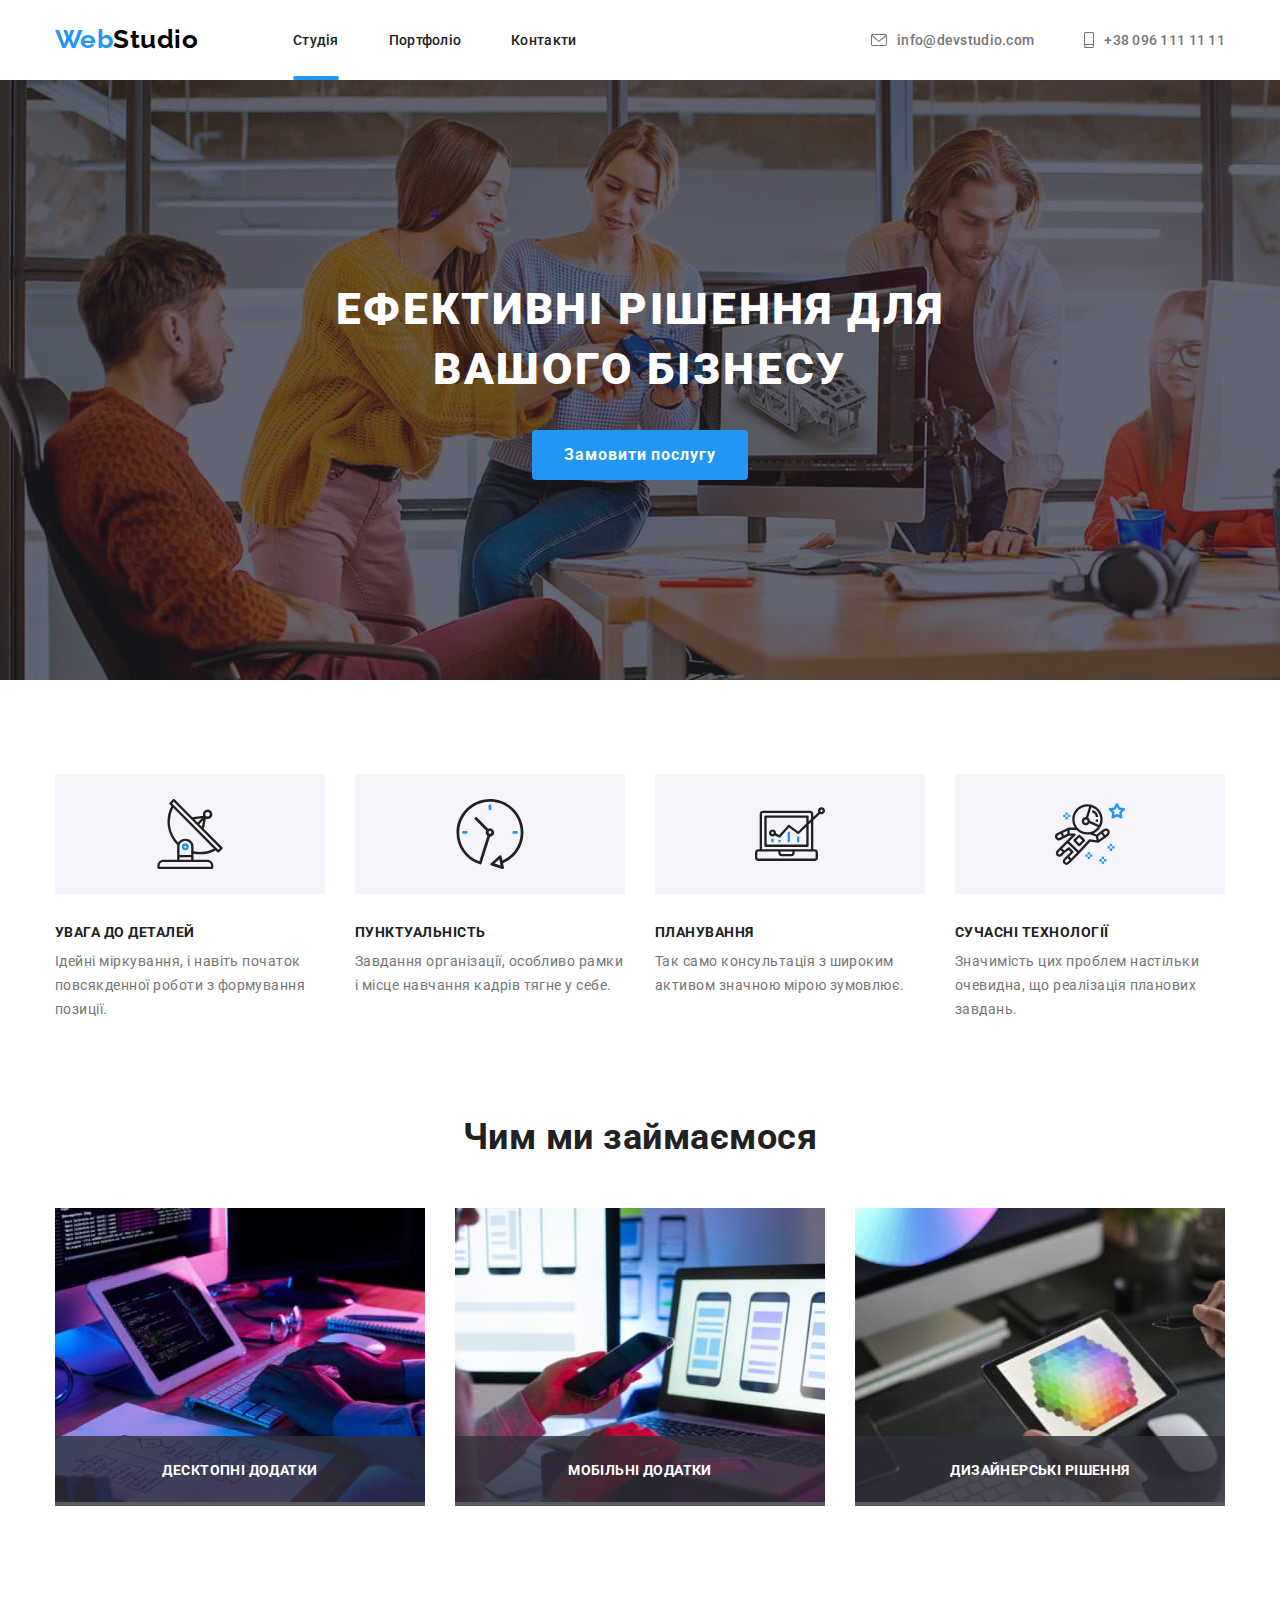
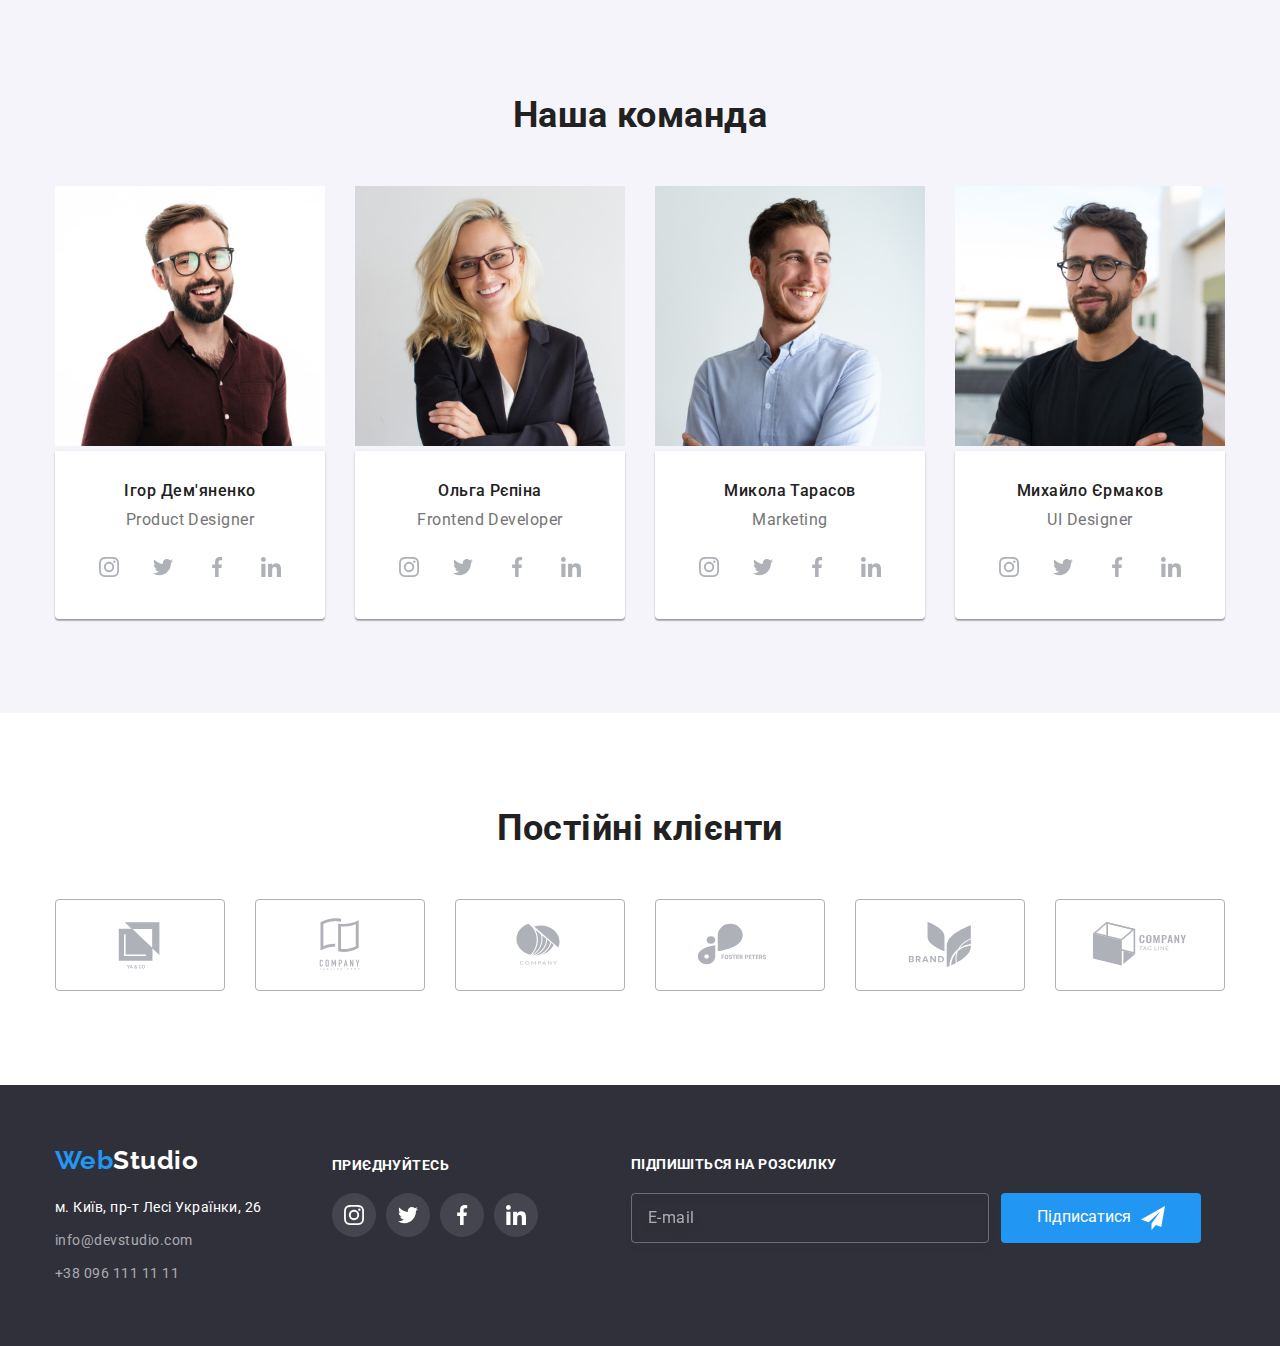
<file: index.html>
<!DOCTYPE html>
<html lang="uk">

<head>
    <meta charset="UTF-8" >    <meta name="viewport" content="width=device-width, initial-scale=1.0">
    <title>goit-markup-hw-06</title>
    <link rel="preconnect" href="https://fonts.googleapis.com">
    <link rel="preconnect" href="https://fonts.gstatic.com" crossorigin>
    <link href="https://fonts.googleapis.com/css2?family=Raleway:wght@700&family=Roboto:wght@400;500;700;900&display=swap"
        rel="stylesheet">
    <link rel="stylesheet" href="https://cdnjs.cloudflare.com/ajax/libs/modern-normalize/1.1.0/modern-normalize.min.css">
    <link rel="stylesheet" href="./css/style.css" />
</head>

<body>
    <!-- Шапка сайта -->
    <header class="header">
        <div class="container header-flex">
            <nav class="header-nav-flex">
                <p class="logo"> <span class="logo-item">Web</span>Studio</p>
                <ul class="header-nav-list">
                    <li class="header-item"><a class="header-nav header-nav-item" href="./index.html">Студія</a></li>
                    <li class="header-item"><a class="header-nav" href="./portfolio.html">Портфоліо</a></li>
                    <li class="header-item"><a class="header-nav" href="">Контакти </a></li>
                </ul>
            </nav>
            <ul class="header-contact-flex">
                <li class="header-item"><a class="header-contact header-contact-email" href="mailtoinfo@devstudio.com"><svg class="image-contact" width="16" height="12">
                    <use href="./images/icons.svg#icon-envelope"></use>
                </svg>info@devstudio.com</a></li>
                <li class="header-item">
                    <a class="header-contact header-contact-telefon" href="tel:+380961111111"><svg class="image-contact" width="10" height="16">
                    <use href="./images/icons.svg#icon-smartphone"></use>
                </svg>+38 096 111 11 11</a>
            </li>
            </ul>
        </div>
    </header>
<!---->
    <main class="main">
        <!-- Герой -->
            <section class="main-fon">
                <div class="container hero-list">
                <h1 class="main-title">Ефективні рішення для <br> вашого бізнесу</h1>
                <button class="main-button"  type="button" data-modal-open>Замовити послугу</button>
                </div>
            </section>

        <!-- Преимущества -->
        
            <section class="section-list-one">
                <div class="container container-list">
                <h2 class="visually-hidden">характеристики</h2>
            
                <ul class="list-go">
                    <li class="body-go">
                        <div class="main-icon">
                            <svg width="70" height="70">
                                <use href="./images/icons.svg#icon-antenna"></use>
                            </svg>
                        </div>
                        <h3 class="main-characteristics">УВАГА ДО ДЕТАЛЕЙ</h3>
                        <p class="main-list">
                            Ідейні міркування, і навіть початок повсякденної роботи з формування позиції.
                        </p>
            
                    </li>
                    <li class="body-go">
                        <div class="main-icon">
                            <svg width="70" height="70">
                                <use href="./images/icons.svg#icon-clock"></use>
                            </svg>
                        </div>
                        <h3 class="main-characteristics">ПУНКТУАЛЬНІСТЬ </h3>
                        <p class="main-list">
                            Завдання організації, особливо рамки і місце навчання кадрів тягне у себе.
                        </p>
            
                    </li>
                    <li class="body-go">
                        <div class="main-icon">
                            <svg width="70" height="70">
                                <use href="./images/icons.svg#icon-diagram"></use>
                            </svg>
                        </div>
                        <h3 class="main-characteristics">ПЛАНУВАННЯ</h3>
                        <p class="main-list">
                            Так само консультація з широким активом значною мірою зумовлює.
                        </p>
            
                    </li>
                    <li class="body-go">
                        <div class="main-icon">
                            <svg width="70" height="70">
                                <use href="./images/icons.svg#icon-astronaut"></use>
                            </svg>
                        </div>
                        <h3 class="main-characteristics">СУЧАСНІ ТЕХНОЛОГІЇ</h3>
                        <p class="main-list">
                            Значимість цих проблем настільки очевидна, що реалізація планових завдань.
                        </p>
            
                    </li>
                </ul>
                </div>
            </section>
          
            <!-- Чим ми займаємося -->
            <section class="section-list">
                <div class="container conteiner-work">
                <h2 class="main-title-list">Чим ми займаємося</h2>
            
                <ul class="work-list">
                    <li class="work-item">
                        <img class="work-item-name" src="./images/box1.jpg" alt="клавиатура" width="370">
                        <p class="work-name">Десктопні додатки</p>
                    </li>
                    <li class="work-item">
                        <img class="work-item-name" src="./images/box2.jpg" alt="телефон" width="370">
                        <p class="work-name">Мобільні додатки</p>
                    </li>
                    <li class="work-item">
                        <img class="work-item-name" src="./images/box3.jpg" alt="планшет" width="370">
                        <p class="work-name">Дизайнерські рішення</p>
                    </li>
                </ul>
             </div>

            </section>

        <!-- Наша команда -->
        
            <section class="team">
                <div class="container team-name">
                <h2 class="main-title-list">Наша команда</h2>
                <ul class="team-list">
                    <li class="team-item">
                        <img src="./images/img1.jpg" alt="Ігор Дем'яненко" width="270" height="260">
                        <div class="img-list">
                        <h3 class="main-name">Ігор Дем'яненко</h3>
                        <p class="main-work">Product Designer</p>
                        <ul class="team-soc-list">
                            <li class="team-soc-item">
                                <a class="team-soc-link link" href="">
                                    <svg class="team-soc-icon" width="20px" height="20px">
                                        <use href="./images/icons.svg#icon-instagram"></use>
                                    </svg></a>
                            </li>
                            <li class="team-soc-item">
                                <a class="team-soc-link link" href="">
                                    <svg class="team-soc-icon" width="20px" height="20px">
                                        <use href="./images/icons.svg#icon-twitter"></use>
                                    </svg> </a>
                            </li>
                            <li class="team-soc-item">
                                <a class="team-soc-link link" href="">
                                    <svg class="team-soc-icon" wight="20px" height="20px">
                                        <use href="./images/icons.svg#icon-facebook"></use>
                                    </svg> </a>
                            </li>
                            <li class="team-soc-item">
                                <a class="team-soc-link link" href="">
                                    <svg class="team-soc-icon" wight="20px" height="20px">
                                        <use href="./images/icons.svg#icon-linkedin"></use>
                                    </svg> </a>
                            </li>
                        </ul>
                        </div>
                        
                    </li>
                    <li class="team-item">
                        <img src="./images/img2.jpg" alt="Ольга Рєпіна" width="270" height="260">
                        <div class="img-list">
                        <h3 class="main-name">Ольга Рєпіна</h3>
                        <p class="main-work">Frontend Developer</p>
                        <ul class="team-soc-list">
                            <li class="team-soc-item">
                                <a class="team-soc-link link" href="">
                                    <svg class="team-soc-icon" width="20px" height="20px">
                                        <use href="./images/icons.svg#icon-instagram"></use>
                                    </svg></a>
                            </li>
                            <li class="team-soc-item">
                                <a class="team-soc-link link" href="">
                                    <svg class="team-soc-icon" width="20" height="20">
                                        <use href="./images/icons.svg#icon-twitter"></use>
                                    </svg> </a>
                            </li>
                            <li class="team-soc-item">
                                <a class="team-soc-link link" href="">
                                    <svg class="team-soc-icon" wight="20" height="20">
                                        <use href="./images/icons.svg#icon-facebook"></use>
                                    </svg> </a>
                            </li>
                            <li class="team-soc-item">
                                <a class="team-soc-link link" href="">
                                    <svg class="team-soc-icon" wight="20" height="20">
                                        <use href="./images/icons.svg#icon-linkedin"></use>
                                    </svg> </a>
                            </li>
                        </ul>
                        </div>
                    </li>
                    <li class="team-item">
                        <img src="./images/img3.jpg" alt="Микола Тарасов" width="270" height="260">
                        <div class="img-list">
                        <h3 class="main-name">Микола Тарасов</h3>
                        <p class="main-work">Marketing</p>
                        <ul class="team-soc-list">
                            <li class="team-soc-item">
                                <a class="team-soc-link link" href="">
                                    <svg class="team-soc-icon" width="20px" height="20px">
                                        <use href="./images/icons.svg#icon-instagram"></use>
                                    </svg></a>
                            </li>
                            <li class="team-soc-item">
                                <a class="team-soc-link link" href="">
                                    <svg class="team-soc-icon" width="20" height="20">
                                        <use href="./images/icons.svg#icon-twitter"></use>
                                    </svg> </a>
                            </li>
                            <li class="team-soc-item">
                                <a class="team-soc-link link" href="">
                                    <svg class="team-soc-icon" wight="20" height="20">
                                        <use href="./images/icons.svg#icon-facebook"></use>
                                    </svg> </a>
                            </li>
                            <li class="team-soc-item">
                                <a class="team-soc-link link" href="">
                                    <svg class="team-soc-icon" wight="20" height="20">
                                        <use href="./images/icons.svg#icon-linkedin"></use>
                                    </svg> </a>
                            </li>
                        </ul>
                        </div>
                    </li>
                    <li class="team-item">
                        <img src="./images/img4.jpg" alt="Михайло Єрмаков" width="270" height="260">
                        <div class="img-list">
                        <h3 class="main-name">Михайло Єрмаков</h3>
                        <p class="main-work">UI Designer</p>
                        <ul class="team-soc-list">
                            <li class="team-soc-item">
                                <a class="team-soc-link link" href="">
                                    <svg class="team-soc-icon" width="20px" height="20px">
                                        <use href="./images/icons.svg#icon-instagram"></use>
                                    </svg></a>
                            </li>
                            <li class="team-soc-item">
                                <a class="team-soc-link link" href="">
                                    <svg class="team-soc-icon" width="20" height="20">
                                        <use href="./images/icons.svg#icon-twitter"></use>
                                    </svg> </a>
                            </li>
                            <li class="team-soc-item">
                                <a class="team-soc-link link" href="">
                                    <svg class="team-soc-icon" wight="20" height="20">
                                        <use href="./images/icons.svg#icon-facebook"></use>
                                    </svg> </a>
                            </li>
                            <li class="team-soc-item">
                                <a class="team-soc-link link" href="">
                                    <svg class="team-soc-icon" wight="20" height="20">
                                        <use href="./images/icons.svg#icon-linkedin"></use>
                                    </svg> </a>
                            </li>
                        </ul>
                        </div>
                    </li>
                </ul>
            </div>
            </section>
<!-- -------------------Постійні клієнти------------------------------------- -->
            <section class="client">
                <div class="container">
                    <h2 class="main-title-list title-soc">Постійні клієнти</h2>
                    <ul class="client-soc-list">
                        <li class="client-item">
                            <a class="client-icon" href=""> 
                                <svg class="client-soc-icon" width="106" height="60">
                                <use href="./images/icons.svg#icon-ya-co"></use>
                                </svg>
                            </a>
                        </li>
                        <li class="client-item">
                            <a class="client-icon" href=""> 
                                <svg class="client-soc-icon" width="106" height="60">
                                <use href="./images/icons.svg#icon-company-tagline-here"></use>
                                </svg>
                            </a>
                        </li>
                        <li class="client-item">
                            <a class="client-icon" href=""> 
                                <svg class="client-soc-icon" width="106" height="60">
                                <use href="./images/icons.svg#icon-company"></use>
                                </svg>
                            </a>
                        </li>
                        <li class="client-item">
                            <a class="client-icon" href=""> 
                                <svg class="client-soc-icon" width="106" height="60">
                                <use href="./images/icons.svg#icon-foster-peters"></use>
                            </svg>
                        </a>
                        </li>
                        <li class="client-item">
                            <a class="client-icon" href="">
                                <svg class="client-soc-icon" width="106" height="60">
                                <use href="./images/icons.svg#icon-brand"></use>
                            </svg>
                        </a>
                        </li>
                        <li class="client-item">
                            <a class="client-icon" href=""> 
                                <svg class="client-soc-icon" width="106" height="60">
                                <use href="./images/icons.svg#icon-company-tag-line"></use>
                                </svg>
                            </a>
                        </li>
                    </ul>
                </div>
                
            </section>
    </main>

    <!-- Футер -->
    
    <footer class="footer">
        <div class="container footer-blok">
            <div>
            <a href="#" class="logo-footer"><span class="logo-item">Web</span>Studio</a>
            <address class="address">
                м. Київ, пр-т Лесі Українки, 26 
                <a class="footer-contact" href="malito:info@devstudio.com">info@devstudio.com</a> 
                <a class="footer-contact" href="tel:+380961111111">+38 096 111 11 11</a>
            </address>
            </div>
            <div class="online">
                <p class="online-titel">приєднуйтесь</p>
                <ul class="online-list">
                    <li class="online-item-list"> 
                        <a class="online-item" href="">
                            <svg class="online-icon" width="20" height="20">
                            <use href="./images/icons.svg#icon-instagram"></use>
                            </svg>
                        </a>
                    </li>
                    <li class="online-item-list">
                        <a class="online-item" href="">
                            <svg class="online-icon" width="20" height="20">
                            <use href="./images/icons.svg#icon-twitter"></use>
                            </svg>
                        </a>
                    </li>
                    <li class="online-item-list">
                        <a class="online-item" href="">
                            <svg class="online-icon" width="20" height="20">
                            <use href="./images/icons.svg#icon-facebook"></use>
                            </svg>
                        </a>
                    </li>
                    <li class="online-item-list">
                        <a class="online-item" href="">
                            <svg class="online-icon" width="20" height="20">
                            <use href="./images/icons.svg#icon-linkedin"></use>
                            </svg>
                        </a>
                    </li>
                </ul>
            </div>
            <div>
                <form>
                <div class="footer-telegram">
                    <label for=""
                     class="input-title">Підпишіться на розсилку</label>
                     <div class="footer-input-list">
                    <input 
                    type="text" 
                    placeholder="E-mail"
                    class="footer-input"
                    name="footer-email">
                    <button type="submit"
                    class="imput-button">Підписатися 
                    <svg class="imput-knopka" width="24" height="24">
                        <use href="./images/icons.svg#icon-telegram"></use>
                    </svg></button>
                    </div>
                </div>
                </form>
            </div>
        </div>
    </footer>
    <div class="backdrop is-hidden" data-modal>
        <div class="modal">
            <button type="button" class="modal-close" data-modal-close>
                <svg class="knopka" width="11" height="11">
                    <use href="./images/icons.svg#icon-knopka"></use>
                </svg>
            </button>
            <div class="modal-list">
                <p class="modal-title">Залиште свої дані, ми вам передзвонимо</p>
                <form class="modal-form">
                    <label for="user-name" class="input-text-name">Ім'я</label>
                    <div class="input-wrap">
                        <input type="text"
                        class="modal-input"
                        id="user-name"
                        name="user-name">
                        <svg class="input-icon"  width="18" height="18">
                            <use  href="./images/icons.svg#icon-person"></use>
                        </svg>
                    </div> 
                   
                    <label for="input-phone" class="input-text-name">Телефон</label>
                    <div class="input-wrap">
                        <input 
                        type="text" 
                        class="modal-input"
                        id="input-phone"
                        name="input-phone"
                        >
                        <svg class="input-icon"  width="18" height="18">
                            <use href="./images/icons.svg#icon-phone"></use>
                        </svg>
                    </div>
                    <label for="input-email" class="input-text-name">Пошта</label>
                    <div class="input-wrap">
                    <input
                    name="input-email"
                    type="text" 
                    class="modal-input"
                    id="input-email">
                    <svg class="input-icon"  width="18" height="18">
                        <use href="./images/icons.svg#icon-email"></use>
                    </svg>
                    </div class="input-checkbox">
                    <label 
                    for="modal-coment"
                    class="input-text-name">
                    Коментар
                    </label>
                    <textarea 
                    name="modal-coment" 
                    id="modal-coment" 
                    class="modal-coments" 
                    placeholder="Введіть текст"></textarea>
                    <div class="modal-input-list">
                        <input
                         class="modal-check hide" 
                         type="checkbox" 
                         name="policy" 
                         id="policy">
                        <label 
                        for="policy" 
                        class="check-text">
                            <span>
                            <svg class="check-icon" width="16" height="15">
                                <use href="./images/icons.svg#icon-Vector"></use>
                            </svg>
                            </span>
                            Погоджуюся з розсилкою та приймаю 
                        <a href="#" class="modal-check-text">Умови договору</a>
                    </label>
                    </div>
                    <div class="modal-button-list">
                    <button type="submit" class="modal-button">Відправити</button>
                    </div>
                </form>
                
            </div>
        </div>
    </div>
    <script src="./js/modal.js"></script>

</body>

</html>
</file>
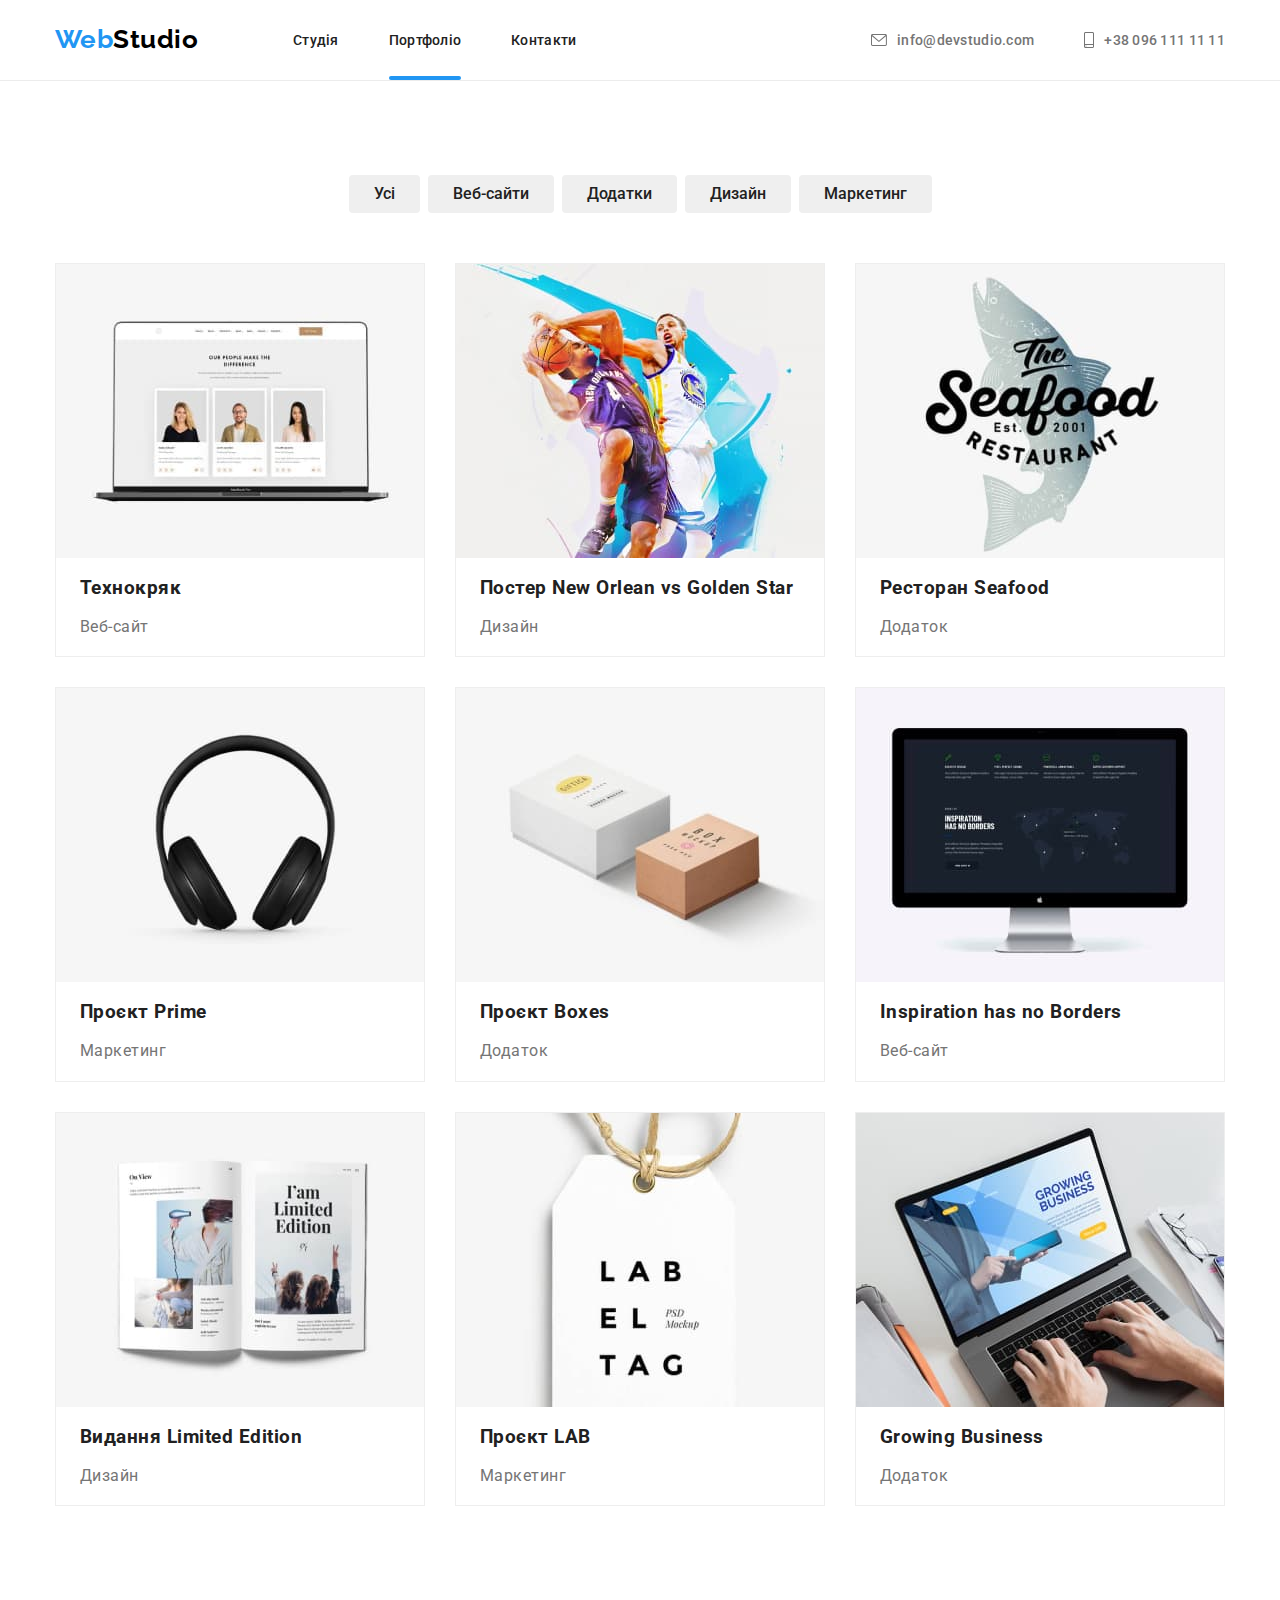
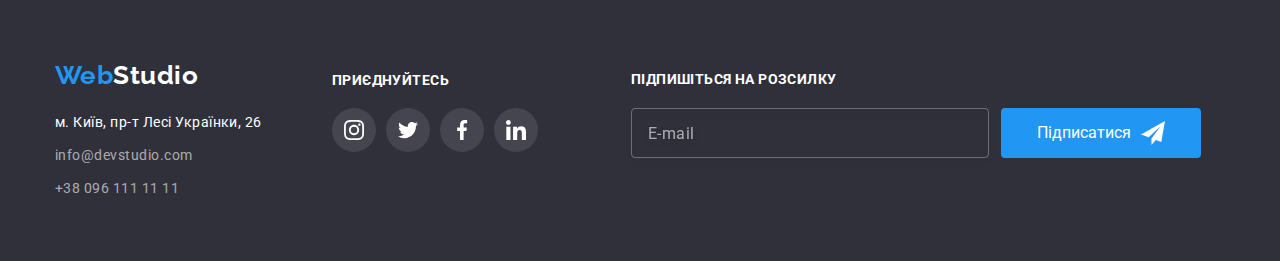
<file: portfolio.html>
<!DOCTYPE html>
<html lang="uk">

<head>
    <meta charset="UTF-8">
    <meta name="viewport" content="width=device-width, initial-scale=1.0">
    <title>goit-markup-hw-06</title>
    <link rel="preconnect" href="https://fonts.googleapis.com">
    <link rel="preconnect" href="https://fonts.gstatic.com" crossorigin>
    <link href="https://fonts.googleapis.com/css2?family=Raleway:wght@700&family=Roboto:wght@400;500;700;900&display=swap"
        rel="stylesheet">
    <link rel="stylesheet" href="https://cdnjs.cloudflare.com/ajax/libs/modern-normalize/1.1.0/modern-normalize.min.css">
    <link rel="stylesheet" href="./css/style.css" />
</head>

<body>
    <!-- Шапка сайта -->
    <header class="header-portfolio">
        <div class="container header-flex">
            <nav class="header-nav-flex">
                <p class="logo"> <span class="logo-item">Web</span>Studio</p>
                <ul class="header-nav-list">
                    <li class="header-item"><a class="header-nav" href="./index.html">Студія</a></li>
                    <li class="header-item"><a class="header-nav header-nav-item" href="./portfolio.html">Портфоліо</a></li>
                    <li class="header-item"><a class="header-nav" href="">Контакти </a></li>
                </ul>
            </nav>
            <ul class="header-contact-flex">
                <li class="header-item"><a class="header-contact header-contact-email" href="mailtoinfo@devstudio.com"><svg
                            class="image-contact" width="16" height="12">
                            <use href="./images/icons.svg#icon-envelope"></use>
                        </svg>info@devstudio.com</a></li>
                <li class="header-item">
                    <a class="header-contact header-contact-telefon" href="tel:+380961111111"><svg class="image-contact"
                            width="10" height="16">
                            <use href="./images/icons.svg#icon-smartphone"></use>
                        </svg>+38 096 111 11 11</a>
                </li>
            </ul>
        </div>
    </header>
    <!---->
    <main>
        <!-- Герой -->
        
        <section class="portfolio">
            <div class="container">
            <ul class="portfolio-nav">
                <li class="button-flex"> <button class="site-nav" type="button">Усі</button></li>
                <li class="button-flex"> <button class="site-nav" type="button">Веб-сайти</button></li>
                <li class="button-flex"> <button class="site-nav" type="button">Додатки</button></li>
                <li class="button-flex"> <button class="site-nav" type="button">Дизайн</button></li>
                <li class="button-flex"> <button class="site-nav" type="button">Маркетинг</button></li>
            </ul>
            <ul class="feature-list">
                <li class="feature-element">
                    <div class="tehno-next-wrap">
                    <img src="./images/imgweb.jpg" width="370" height="294" alt="">
                    <p class="tehno-text">
                        Ресурс пропонує комплексні пропозиції з різним рівнем функціоналу та сервісів. Все це дозволить відвідувачу отримати
                        вичерпні відомості про компанію чи приватну особу.
                    </p>
                    </div>
                    <div class="feature-name">
                    <h3 class="portfolio-list">Технокряк</h3>
                    <p class="portfolio-name">
                        Веб-сайт
                    </p>
                    </div>
                </li>
                <li class="feature-element">
                    <div class="tehno-next-wrap">
                    <img src="./images/imgdizain.jpg" width="370" height="294" alt="">
                    <p class="tehno-text">
                        Ресурс пропонує комплексні пропозиції з різним рівнем функціоналу та сервісів. Все це дозволить відвідувачу отримати
                        вичерпні відомості про компанію чи приватну особу.
                    </p>
                    </div>
                    <div class="feature-name">  
                    <h3 class="portfolio-list">Постер New Orlean vs Golden Star</h3>
                    <p class="portfolio-name">
                        Дизайн
                  </p>
                  </div>
                </li>
                <li class="feature-element">
                    <div class="tehno-next-wrap">
                    <img src="./images/imgdodatok.jpg" width="370" height="294" alt="">
                    <p class="tehno-text">
                        Ресурс пропонує комплексні пропозиції з різним рівнем функціоналу та сервісів. Все це дозволить відвідувачу отримати
                        вичерпні відомості про компанію чи приватну особу.
                    </p>
                    </div>
                    <div class="feature-name"> 
                    <h3 class="portfolio-list">Ресторан Seafood</h3>
                    <p class="portfolio-name">
                        Додаток
                    </p>
                    </div>
                </li>
                <li class="feature-element">
                    <div class="tehno-next-wrap">
                    <img src="./images/imgmarketing.jpg" width="370" height="294" alt="">
                    <p class="tehno-text">
                        Ресурс пропонує комплексні пропозиції з різним рівнем функціоналу та сервісів. Все це дозволить відвідувачу отримати
                        вичерпні відомості про компанію чи приватну особу.
                    </p>
                    </div>
                    <div class="feature-name"> 
                    <h3 class="portfolio-list">Проєкт Prime</h3>
                    <p class="portfolio-name">
                        Маркетинг
                    </p>
                    </div>
                </li>
                <li class="feature-element">
                    <div class="tehno-next-wrap">
                    <img src="./images/imgbox.jpg" width="370" height="294" alt="">
                    <p class="tehno-text">
                        Ресурс пропонує комплексні пропозиції з різним рівнем функціоналу та сервісів. Все це дозволить відвідувачу отримати
                        вичерпні відомості про компанію чи приватну особу.
                    </p>
                    </div>
                    <div class="feature-name"> 
                    <h3 class="portfolio-list">Проєкт Boxes</h3>
                    <p class="portfolio-name">
                        Додаток
                    </p>
                    </div>
                </li>
                <li class="feature-element">
                    <div class="tehno-next-wrap">
                    <img src="./images/imgwebsait.jpg" width="370" height="294" alt="">
                    <p class="tehno-text">
                        Ресурс пропонує комплексні пропозиції з різним рівнем функціоналу та сервісів. Все це дозволить відвідувачу отримати
                        вичерпні відомості про компанію чи приватну особу.
                    </p>
                    </div>
                    <div class="feature-name"> 
                    <h3 class="portfolio-list">Inspiration has no Borders</h3>
                    <p class="portfolio-name">
                        Веб-сайт
                    </p>
                    </div>
                </li>
                <li class="feature-element">
                    <div class="tehno-next-wrap">
                    <img src="./images/imglimited.jpg" width="370" height="294" alt="">
                    <p class="tehno-text">
                        Ресурс пропонує комплексні пропозиції з різним рівнем функціоналу та сервісів. Все це дозволить відвідувачу отримати
                        вичерпні відомості про компанію чи приватну особу.
                    </p>
                    </div>
                    <div class="feature-name"> 
                    <h3 class="portfolio-list">Видання Limited Edition</h3>
                    <p class="portfolio-name">
                        Дизайн
                    </p>
                    </div>
                </li>
                <li class="feature-element">
                    <div class="tehno-next-wrap"> 
                    <img src="./images/imglab.jpg" width="370" height="294" alt="">
                    <p class="tehno-text">
                        Ресурс пропонує комплексні пропозиції з різним рівнем функціоналу та сервісів. Все це дозволить відвідувачу отримати
                        вичерпні відомості про компанію чи приватну особу.
                    </p>
                    </div>                    
                    <div class="feature-name">
                    <h3 class="portfolio-list">Проєкт LAB</h3>
                    <p class="portfolio-name">
                        Маркетинг
                    </p>
                    </div>
                </li>
                <li class="feature-element">
                    <div class="tehno-next-wrap">
                    <img src="./images/imggrowing.jpg" width="370" height="294" alt="">
                    <p class="tehno-text">
                        Ресурс пропонує комплексні пропозиції з різним рівнем функціоналу та сервісів. Все це дозволить відвідувачу отримати
                        вичерпні відомості про компанію чи приватну особу.
                    </p>
                    </div>
                    <div class="feature-name">
                    <h3 class="portfolio-list">Growing Business</h3>
                    <p class="portfolio-name">
                        Додаток
                    </p>
                    </div>
                </li>
            </ul>
            </div>
        </section>
    </main>

    <!-- Футер -->
<footer class="footer">
    <div class="container footer-blok">
        <div>
            <a href="#" class="logo-footer"><span class="logo-item">Web</span>Studio</a>
            <address class="address">
                м. Київ, пр-т Лесі Українки, 26
                <a class="footer-contact" href="malito:info@devstudio.com">info@devstudio.com</a>
                <a class="footer-contact" href="tel:+380961111111">+38 096 111 11 11</a>
            </address>
        </div>
        <div class="online">
            <p class="online-titel">приєднуйтесь</p>
            <ul class="online-list">
                <li class="online-item-list">
                    <a class="online-item" href="">
                        <svg class="online-icon" width="20" height="20">
                            <use href="./images/icons.svg#icon-instagram"></use>
                        </svg>
                    </a>
                </li>
                <li class="online-item-list">
                    <a class="online-item" href="">
                        <svg class="online-icon" width="20" height="20">
                            <use href="./images/icons.svg#icon-twitter"></use>
                        </svg>
                    </a>
                </li>
                <li class="online-item-list">
                    <a class="online-item" href="">
                        <svg class="online-icon" width="20" height="20">
                            <use href="./images/icons.svg#icon-facebook"></use>
                        </svg>
                    </a>
                </li>
                <li class="online-item-list">
                    <a class="online-item" href="">
                        <svg class="online-icon" width="20" height="20">
                            <use href="./images/icons.svg#icon-linkedin"></use>
                        </svg>
                    </a>
                </li>
            </ul>
        </div>
        <div>
            <form>
                <div class="footer-telegram">
                    <label for="" class="input-title">Підпишіться на розсилку</label>
                    <div class="footer-input-list">
                        <input 
                        type="text" 
                        placeholder="E-mail" 
                        class="footer-input"
                        name="footer-email">
                        <button type="submit" class="imput-button">Підписатися
                            <svg class="imput-knopka" width="24" height="24">
                                <use href="./images/icons.svg#icon-telegram"></use>
                            </svg></button>
                    </div>
                </div>
            </form>
        </div>
    </div>
</footer>
</body>

</html>
</file>
<file: css/style.css>
:root {
    --titel-text-color: #757575;
    --first-title-color: #212121;
    --logo-item-color: #2196F3;
    --logo-color: #000000;
    --first-color: #ffffff;
    --primary-text-color: #757575;
    --footer-bcg: #2F303A;
    --text-color: #F3F5F4FA;
    --transition-cubic: 250ms cubic-bezier(0.4, 0, 0.2, 1);
    }
html{
    box-sizing: border-box;
    }
*, 
*::before, 
*::after{
    box-sizing: inherit;
}

body{
    margin: 0;
    font-family: roboto, sans-serif; 
    color: var(--primary-text-color);
    letter-spacing: 0.03em;
    background: var(--first-color)
    }

h1, h2, h3, p, ul{margin: 0px;} 

ul{list-style: none;}

.container{
    width: 1200px;
    margin-left: auto;
    margin-right: auto;
    padding-left: 15px;
    padding-right: 15px;
    /* border: 3px solid red; */
}

.logo {
    padding-top: 24px;
    padding-bottom: 25px;
    width: 145px;
    font-family: 'Raleway';
    font-weight: 700;
    font-size: 26px;
    line-height: calc(31/26);
    color: var(--logo-color);
    }

.logo-footer{
    font-family: 'Raleway';
    font-weight: 700;
    font-size: 26px;
    line-height: 1.1923;
    color: var(--first-color);
    text-decoration: none
    }
.logo-item{
    font-family: 'Raleway';
    color: var(--logo-item-color)
}
header a{
font-weight: 500;
font-size: 14px;
line-height: 1.1428;
letter-spacing: 0.02em;
text-decoration: none;
}
.header-portfolio{
    border-bottom: 1px solid #ECECEC;
}

.header-flex{
    /* margin: 0 auto; */
    display: flex;
    align-items: center;
}
.header-nav-flex{
     display: flex;
}
.header-nav-list{
    display: flex;
    margin-left: 93px;
    padding-left: 0px;
    gap: 50px;
    align-items: center
    
}
.header-nav-list .header-nav-item::after{
    position: absolute;
    bottom: 0;
    left: 0;
    width: 100%;
    height: 4px;
    content: "";
    background-color: var(--logo-item-color);
    border-radius: 2px;
}

.header-nav{
    
    display: block;
    color: var(--first-title-color);
    border: none;
    
}
.header-nav:hover,
.header-nav:focus{
color: var(--logo-item-color);
transition: color var(--transition-cubic);
}


.header-item{
    position: relative;
    padding-top: 32px;
    padding-bottom: 32px;
    display: flex;
    align-items: center;
}

.header-contact:hover .image-contact,
.header-contact:focus .image-contact{
    fill: var(--logo-item-color);
}

.header-contact:hover,
.header-contact:focus{
    color: var(--logo-item-color);
    transition: color var(--transition-cubic) ;
}

.header-contact-flex{
    margin-left: auto;
    padding-left: 0px;
    display: flex;
    align-items: center;
}

.header-contact-flex .header-contact + .header-contact{
    margin-left: 50px;
}

.header-contact{
    display: flex;
    align-items: center ;
    gap: 10px;
    color: var(--titel-text-color);
}

.image-contact{
    fill: #757575;
}

.main-fon{
   max-width:1600px;
    height: 600px;
box-sizing: border-box;
margin: 0 auto;
padding-top: 200px;
padding-bottom: 200px;
height: 600px;

background-image:linear-gradient(
    rgba(47, 48, 58, 0.4),
    rgba(47, 48, 58, 0.4)
    ),
    url(../images/image-bg.jpg);
background-repeat: no-repeat;
}

.main-title{
    max-width: 696px;
    height: 120px;
    margin: 0 auto;
    margin-bottom: 30px;

    font-weight: 900;
    font-size: 44px;
    line-height: 1.3636;
    letter-spacing: 0.06em;
    text-transform: uppercase;
    color: var(--first-color)
    
}

.hero-list{
    text-align: center;
}

.main-button{
    color: var(--first-color);
    background-color: var(--logo-item-color);
    font-family: inherit;
    font-style: normal;
    font-weight: 700;
    font-size: 16px;
    line-height: 1.88;
    letter-spacing: 0.06em;
    cursor: pointer;
    
    border-radius: 4px;
    border: none;
    display: inline-block;
    min-width: 216px;
    height: 50px;
}
/* ----------характеристик-------------- */
.visually-hidden {
      position: absolute;
      width: 1px;
      height: 1px;
      margin: -1px;
      border: 0;
      padding: 0;
      white-space: nowrap;
      clip-path: inset(100%);
      clip: rect(0 0 0 0);
      overflow: hidden;
    }
    .list-go{
        padding-left: 0px;
        display: flex;
        gap: 30px;
        list-style: none;
        flex-basis: calc((100% - 90px) / 4);
    }
    .body-go{
        width: 270px;
    }
    .main-icon{
        width:  270px;
        height: 120px;
        display: flex;
align-items: center;
justify-content: center;
margin-bottom: 30px;
background-color: #F5F4FA;
    }

.main-characteristics{
    margin-bottom: 10px;
    font-weight: 700;
    font-size: 14px;
    line-height: 1.1428;
    text-transform: uppercase;
    color: var(--first-title-color);

}
.main-list{
    font-size: 14px;
    line-height: 1.7142;
}
/* <!-- Чим ми займаємося --> */
.work-list{
    display: flex;
    padding-left: 0;
}
.work-list .work-item + .work-item{
    margin-left: 30px;
}
.work-item{
    position: relative;
}
.work-name{
display: flex;
position: absolute;
font-weight: 700;
font-size: 14px;
line-height: 1.14;
text-align: center;
letter-spacing: 0.03em;
text-transform: uppercase;
color: #FFFFFF;
bottom: 0;
left: 0;
width: 370px;
height: 70px;
background-color: rgba(47, 48, 58, 0.8);
align-items: center;
justify-content: center;
}
/* ------------Наша команда----------- */
.team{
    background-color: #F5F4FA;
    padding-top: 94px;
    padding-bottom: 94px; 
}

.main-title-list{
    font-weight: 700;
    font-size: 36px;
    line-height: 1.1666;
    text-align: center;
    color: var(--first-title-color);

    text-align: center;
    margin-bottom: 50px;
}
.team-list{
    display: flex;
    padding-left: 0;
}
.img-list{
padding-top: 30px ;
padding-bottom: 30px;
background: #FFFFFF;
box-shadow: 0px 1px 3px rgba(0, 0, 0, 0.12), 0px 1px 1px rgba(0, 0, 0, 0.14), 0px 2px 1px rgba(0, 0, 0, 0.2);
border-radius: 0px 0px 4px 4px;
}
.team-list .team-item + .team-item{
    margin-left: 30px;
}
.main-name{
    margin-bottom: 10px;
    color:var(--first-title-color) ;
    text-align: center;
    font-weight: 500;
    font-size: 16px;
    line-height: calc(19/16)
}
.main-work{
    font-size: 16px;
    line-height: 1.1875;
    text-align: center;
    margin-bottom: 16px;
}
/* --------------------ФУТЕР----------------- */
.footer{
    padding-top: 60px;
    padding-bottom: 60px;
    background-color: var(--footer-bcg) ;
    box-sizing: border-box;
}
.logo-footer{
    width: 145px;
    height: 31px;
    }
.footer-blok{
    display: flex;
}
.address{
    display: block;
    margin-top: 20px;
    font-family: 'Roboto';
    font-style: normal;

    font-size: 14px;
    line-height: 1.7142;
    color: var(--first-color);
}
.footer-contact{
    
    display: block;
    margin-top: 9px;
    font-size: 14px;
    line-height: 1.7142;
    color: rgba(255, 255, 255, 0.6);
    text-decoration: none
    
}

.online{
    max-width: 206px;
    margin-left: 70px;
    padding-top: 12px;
}
.online-titel{
font-family: 'Roboto';
font-style: normal;
font-weight: 700;
font-size: 14px;
line-height: 16px;
letter-spacing: 0.03em;
text-transform: uppercase;

color: #FFFFFF;
}
.online-list{
    display: flex;
    width: 206px;
    height: 44px;
    padding-left: 0px;
    margin-top: 20px;
    gap: 10px;
    justify-content: center;
}

.online-item:hover,
.online-item:focus
{
background-color: var(--logo-item-color);

}


.online-item{
    display: flex;
    align-items: center;
    justify-content: center;
    width: 44px;
    height: 44px;
    background-color: #ffffff;
    border-radius: 50%;
    background-color: #FFFFFF1A;
    transition: background-color 250ms cubic-bezier(0.4, 0, 0.2, 1) ;
}
.online-item-list{
transition-duration: 3000ms;
}
.online-icon{
    fill: var(--first-color);
}

.team-soc-list{
display: flex;
gap: 10px;
justify-content: center;
padding-left: 0px;
transition: fill 250ms, background-color 250ms;
}
.team-soc-item{
width: 44px;
height: 44px;
border-radius: 50%;
transition: background-color 2050ms;
}
.team-soc-link{
width: 100%;
height: 100%;
background-color: var(--first-color);
border-radius: 50%;
display: flex;
align-items: center;
justify-content: center;
transition: background-color var(--transition-cubic);
}
.team-soc-icon{
    fill: #AFB1B8;
    width: 20px;
    transition: fill var(--transition-cubic);
}
.team-soc-item :hover,
.team-soc-item :focus{
    background-color: var(--logo-item-color);
}
.team-soc-item :hover .team-soc-icon{
    fill: var(--first-color);
}
.team-soc-item :focus .team-soc-icon{
    fill: var(--first-color);
}
/* |--------------ФУТЕР ИНПУТ---------------------- */
.footer-telegram{
position: absolute;
margin-left: 93px;
justify-content: center;
padding-top: 12px;
}
.footer-input{
border: 1px solid rgba(255, 255, 255, 0.3);
filter: drop-shadow(0px 4px 4px rgba(0, 0, 0, 0.15));
border-radius: 4px;
height: 50px;
width: 358px;
background-color: transparent;
padding:  0px 0px  0px 16px;
align-items: center;
letter-spacing: 0.03em;
transform: border-color var(--transition-cubic) ;

color: rgba(255, 255, 255, 0.6);

}
.footer-input::placeholder{
font-weight: 400;
font-size: 16px;
line-height: 1.25;
display: flex;
align-items: center;
letter-spacing: 0.03em;
color: rgba(255, 255, 255, 0.6);
}

.footer-input:focus
{
   outline: var(--logo-item-color);
    transition: var(--transition-cubic);
}

.footer-input:hover{
   border-color : var(--logo-item-color);
   transition: var(--transition-cubic);
}
.input-title{
    display: block;
font-weight: 700;
font-size: 14px;
line-height: 1.14;
letter-spacing: 0.03em;
text-transform: uppercase;
margin-bottom: 20px;

color: #FFFFFF;
}
.footer-input-list{
    display: flex;
    align-items: center;
    height: 50px;
}
.imput-button{
    display: flex;
    align-items: center;
    justify-content: center;
    height: 50px;
    width: 200px;
    background: var(--logo-item-color);
    color: var(--first-color);
    border-radius:4px;
    margin-left: 12px;
    padding: 0px;
    border: none;
}
.imput-button:focus,
.imput-button:hover{
    background-color: #188CE8;
}
.imput-knopka{
    fill: var(--first-color);
    margin-left: 5%;
}


/* -------------------CLIENT--------------------- */
.client-soc-list :hover .client-soc-icon{
    fill: var(--logo-item-color);
}
.client-soc-list :focus .client-soc-icon{
    fill: var(--logo-item-color);
}
.title-soc{
    padding-top: 94px;
}
.client-soc-list{
    display: flex;
    gap: 30px;
    padding-left: 0px;
    padding-bottom: 94px;
    justify-content: center;
}
.client-icon{
    display: flex;
    align-items: center;
    justify-content: center;
    width: 170px;
    height: 92px;
    border: 1px solid #AFB1B8;
    border-radius: 4px;

}
li>.client-icon:hover,
li>.client-icon:focus{
border:1px solid var(--logo-item-color);
transition: border var(--transition-cubic) ;
}
.client-soc-icon:focus{
fill: var(--logo-item-color);
transition: fill var(--transition-cubic) ;
}
    .client-soc-icon{
        fill: #AFB1B8;
        transition: fill var(--transition-cubic) ;
    }
    .client-item:hover{
        background-color: var(--first-color);
    }



/* ----------------PORTFOLIO----------------*/


.header-nav{
    display: flex;
}


.header-contact-flex .header-item + .header-item{
   margin-left: 50px;
}
.section-list{
    display: flex;
    padding-bottom: 94px;
    flex-wrap: wrap;
    gap: 10px;
    background-color: var(--first-color);}

.section-list-one{
    display: flex;
    padding-top: 94px;
    padding-bottom: 94px;
    flex-wrap: wrap;
    gap: 10px;
    background-color: var(--first-color);
}

.container-list{
    display: flex;
    gap: 30px;
}
.portfolio{
     padding-top: 94px;
    padding-bottom: 94px;
}
.site-nav:hover,
.site-nav:focus {
border-radius: 4px;
color: var(--first-color);
background-color: var(--logo-item-color);
box-shadow: 0px 3px 1px rgba(0, 0, 0, 0.1), 0px 1px 2px rgba(0, 0, 0, 0.08), 0px 2px 2px rgba(0, 0, 0, 0.12);
transition:color var(--transition-cubic), background-color var(--transition-cubic), box-shadow var(--transition-cubic);
}
.site-nav {
    padding: 6px 25px 6px 25px;
    display: inline-block;
    font-family: inherit;
    font-weight: 500;
    font-size: 16px;
    line-height: 1.62;
    text-align: center;
    color: var(--first-title-color);
    border: none;
    border-radius: 4px;
    cursor: pointer;
    transition: var(--transition-cubic);
    
    
}

.portfolio-list {
    width: 352px;
    height: 36px;
color: var(--first-title-color);
}

.portfolio-name {
    color: var(--titel-text-color);
    margin-top: 4px;
}

.portfolio-nav{
    padding-left: 0px;
    margin-bottom: 50px;
    display: flex;
    align-items: center;
    justify-content: center;
   transition: var(--transition-cubic);
}

.feature-list{
    display: flex;
    flex-wrap: wrap;
    padding-left: 0px;
    
}
.feature-element{
    margin-right: 30px;
    margin-bottom: 30px;
    padding-left: 0px;
    width: 370px;
    border: 1px solid #EEEEEE;
}
.feature-element:hover{
    box-shadow: 0px 1px 1px rgba(0, 0, 0, 0.12), 0px 4px 4px rgba(0, 0, 0, 0.06), 1px 4px 6px rgba(0, 0, 0, 0.16);
    transition: box-shadow var(--transition-cubic);
}
.feature-element:nth-child(3n){
    margin-right: 0px;
}
.feature-element:nth-last-child(-n + 3){
    margin-bottom: 0px;
}
.tehno-next-wrap{
height: 294px;
position: relative;
overflow: hidden;
}
.feature-element:hover .tehno-text{
    transform: translateY(0);
    transition: transform 250ms cubic-bezier(0.4, 0, 0.2, 1);
}
.tehno-text{
    position: absolute;
    background-color: rgba(33, 150, 243, 0.9);
    color: #FFFFFF;
    top: 0;
    font-weight: 400;
font-size: 18px;
line-height: 156%;
letter-spacing: 0.03em;
padding: 63px 24px;
height: 100%;
transform: translateY(100%);
transition: var(--transition-cubic);
}
.feature-name{
    padding: 20px 24px ;
}

.portfolio-nav .button-flex +.button-flex{
    margin-left: 8px;
}

/* --------------------МОДАЛЬНОЕ ОКНО------------------ */
.backdrop{
position: fixed;
top: 0;
width: 100%;
height: 100%;
background: rgba(0, 0, 0, 0.2);
transition: opacity 250ms cubic-bezier(0.4, 0, 0.2, 1), visibility 250ms cubic-bezier(0.4, 0, 0.2, 1) ;
}
.backdrop.is-hidden .modal{
transform: translate(-50%, -50%) scaleY(0);

}

.modal{
    position: absolute;
    width: 528px;
    min-height: 581px;
    background: #FFFFFF;
    box-shadow: 0px 1px 3px rgba(0, 0, 0, 0.12), 0px 1px 1px rgba(0, 0, 0, 0.14), 0px 2px 1px rgba(0, 0, 0, 0.2);
    border-radius: 4px;
    top: 50%;
    left: 50%;
    transform: translate(-50%, -50%) scaleY(1);
    transition: transform 250ms cubic-bezier(0.4, 0, 0.2, 1) ;
    padding: 40px;
}
.knopka{
left: 22.22%;
right: 16.67%;
top: 16.67%;
bottom: 22.22%;
fill: #000000;
}
.modal-close{
position: absolute;
width: 30px;
height: 30px;
top: 8px;
right: 8px;

background: #FFFFFF;
border: 1px solid rgba(0, 0, 0, 0.1);
border-radius: 50%;
display: flex;
align-items: center;
justify-content: center;
cursor: pointer;
}
.knopka:focus,
.knopka:hover{
fill: var(--logo-item-color);
}
.is-hidden{
    opacity: 0;
    visibility: hidden;
    pointer-events: none;
}
.modal-list{
 display: block;
 max-width: 100%;
   
}

.modal-title{
font-weight: 700;
font-size: 20px;
line-height: 23px;
text-align: center;
letter-spacing: 0.03em;
color: #212121;
margin-bottom: 12px;
}
.modal-form{   
      
}
.modal-input{
    width: 100%;
    height: 40px;
    padding: 0px;
    border: 1px solid rgba(33, 33, 33, 0.2);
border-radius: 4px;
padding-left: 42px;
outline: transparent;
}
.modal-input:focus{
    border-color: var(--logo-item-color);
    transition: var(--transition-cubic);
}
.modal-input:focus + .input-icon{
fill: var(--logo-item-color);
transition: var(--transition-cubic);}

.modal-coments:focus,
.modal-coments:hover{
    border-color: var(--logo-item-color);
    transition: var(--transition-cubic);
}
.modal-input-list{
    display: flex;
    justify-content: center;
}

.input-wrap{
    position: relative;
    margin-bottom: 10px;
    margin-top: 4px;
}
.input-text-name{
    font-weight: 400;
font-size: 12px;
line-height: 1.17;
letter-spacing: 0.01em;

color: #757575;
}

.input-icon{
    position: absolute;
    left: 12px;
    top: 50%;
    transform: translateY(-50%);
}
.modal-coments{
    display: block;
   min-width: 100%;
   min-height: 120px;
   margin-bottom: 20px;
   outline: transparent;
   padding-left: 16px;
   padding-top: 12px;
   border: 1px solid rgba(33, 33, 33, 0.2);
    border-radius: 4px;
    resize: none;
}
.modal-coments::placeholder{
    font-weight: 400;
    font-size: 12px;
    line-height: 14px;
    letter-spacing: 0.01em;
    color: rgba(117, 117, 117, 0.5);
}
.modal-check:checked + .check-text span{
    background-color: var(--logo-item-color);
    border: none;
    fill: var(--first-color);
}
.input-checkbox{
    margin-bottom: 30px;
}
.check-text{
    display: flex;
    align-items: center;
    /* justify-content: center; */
    /* fill: transparent; */
font-weight: 400;
font-size: 14px;
line-height: 171%;
letter-spacing: 0.03em;
color: #757575;

}
.check-text span{
    content: "";
    width: 16px;
    height: 15px;
    border: 2px solid #212121;
    border-radius: 2px;
    margin-right: 8px;
    display: flex;
    align-items: center;
    justify-content: center;
    fill: transparent;
}
.modal-check-text{
    color: var(--logo-item-color);
    font-weight: 400;
font-size: 14px;
line-height: 1.71;
letter-spacing: 0.03em;
margin-left: 3px;


}
.modal-button-list{
    display: flex;
    justify-content: center;
    margin-top: 30px;
}

.modal-button{
    width: 200px;
    height: 50px;
    font-weight: 700;
font-size: 16px;
line-height: 188%;
display: block;
align-items: center;
text-align: center;
letter-spacing: 0.06em;

color: #FFFFFF;
background: #2196F3;
box-shadow: 0px 4px 4px rgba(0, 0, 0, 0.15);
border-radius: 4px;
border: none;
position: absolute;
display: block;
}
.hide {
  border: 0;
  clip: rect(1px, 1px, 1px, 1px);
  -webkit-clip-path: inset(50%);
  clip-path: inset(50%);
  height: 1px;
  margin: -1px;
  overflow: hidden;
  padding: 0;
  position: absolute;
  width: 1px;
  word-wrap: normal !important;
}
</file>
